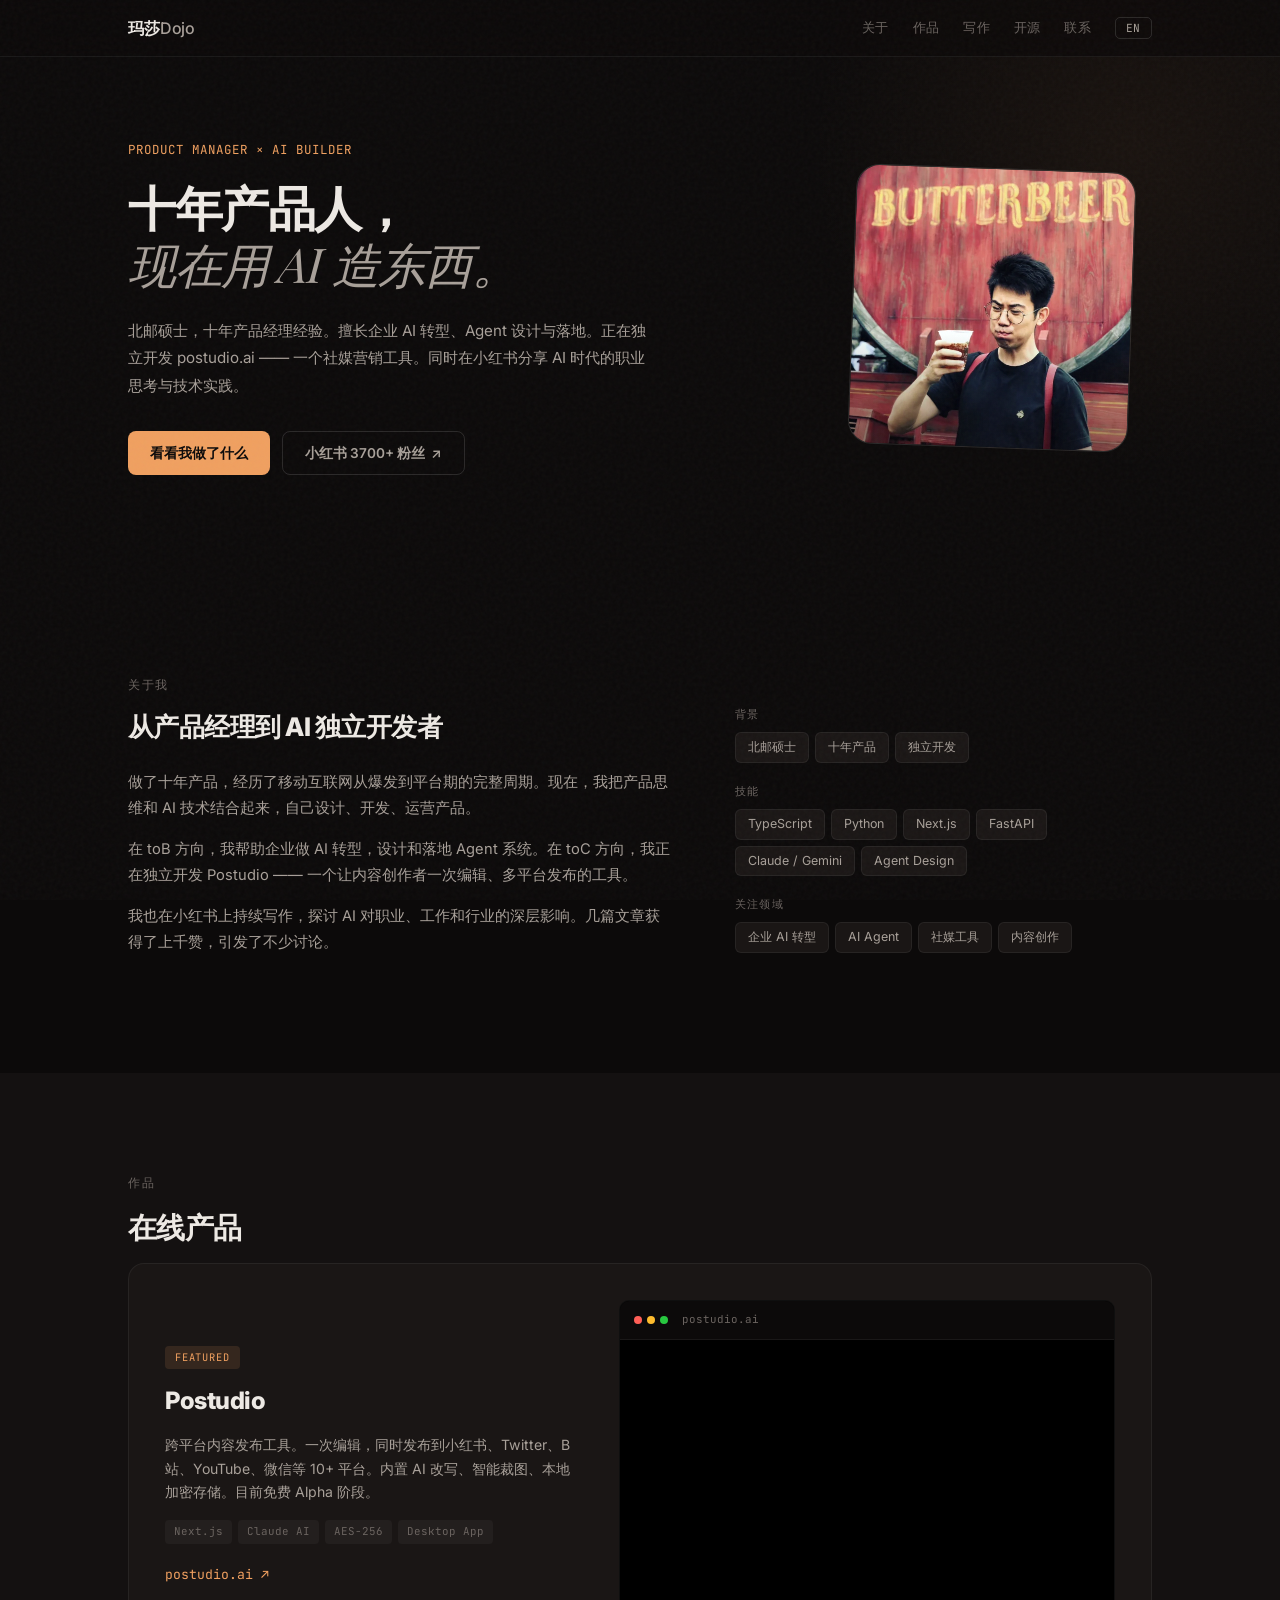
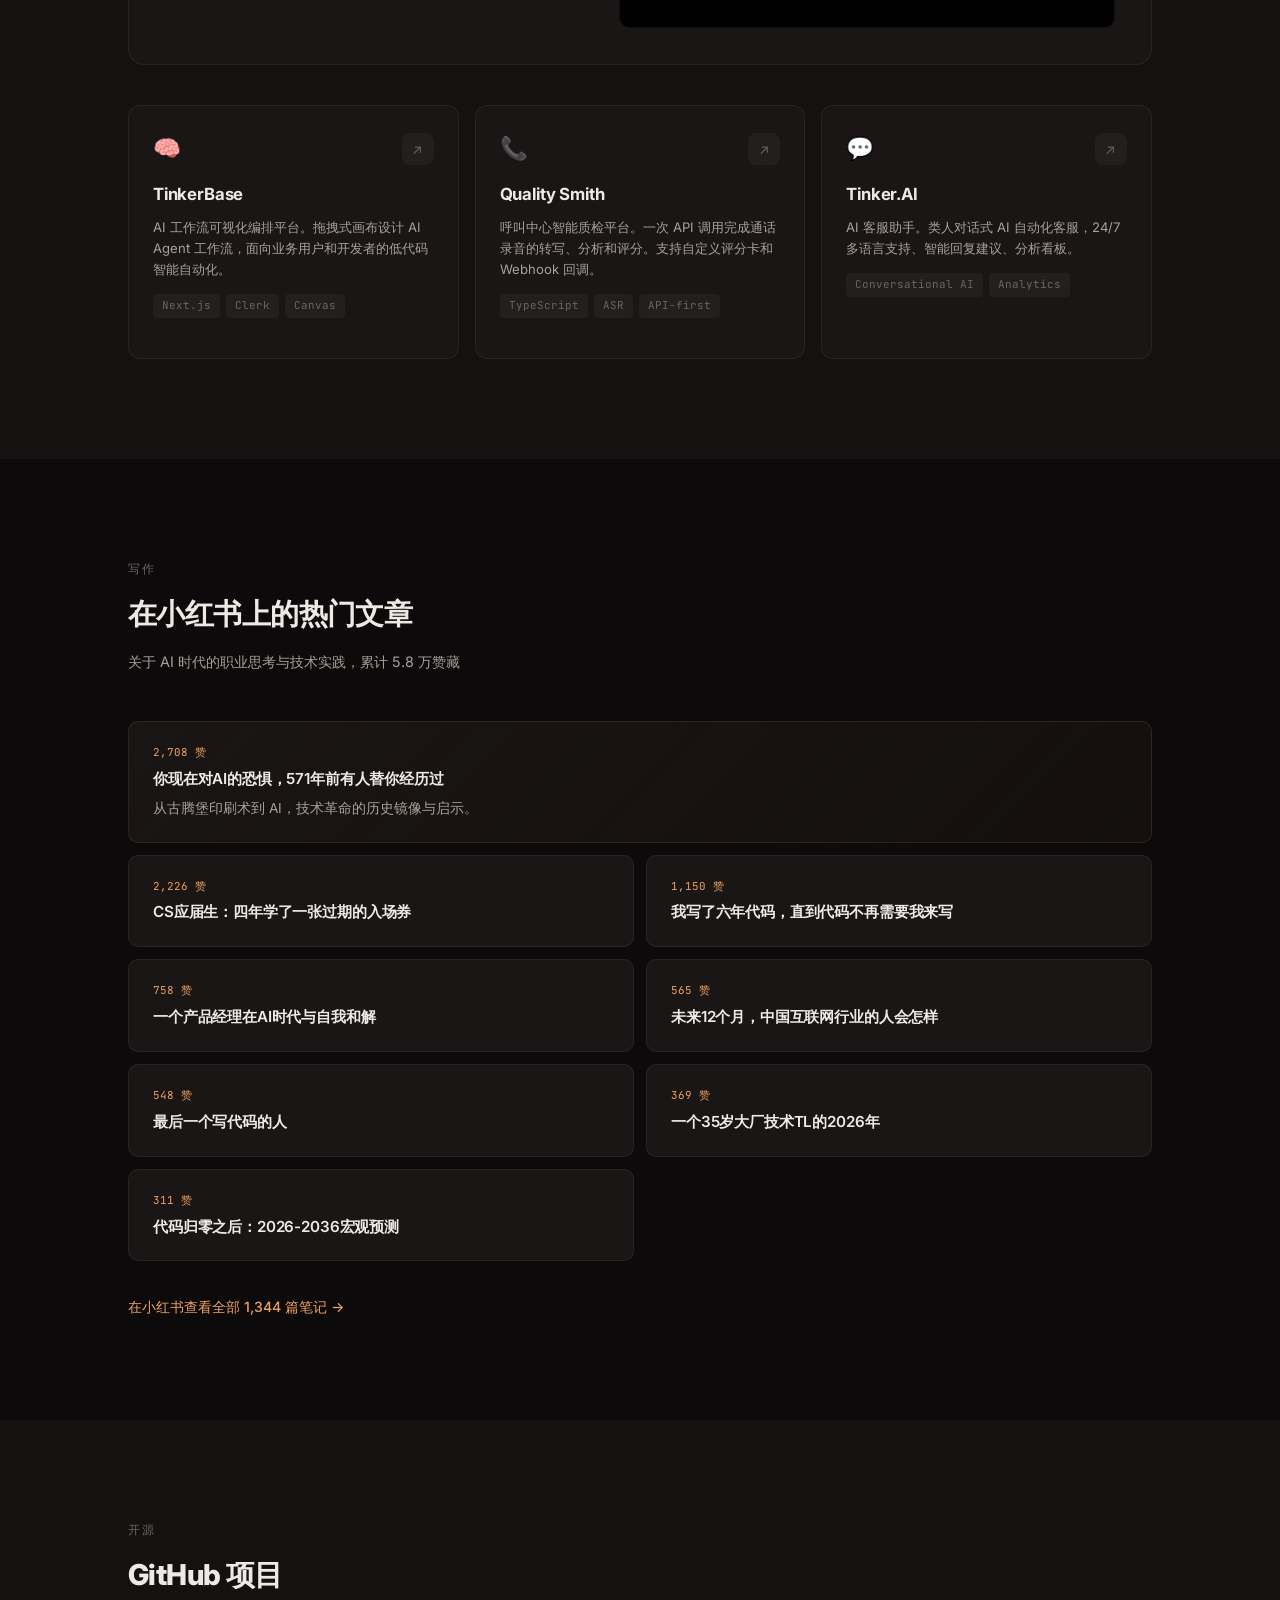
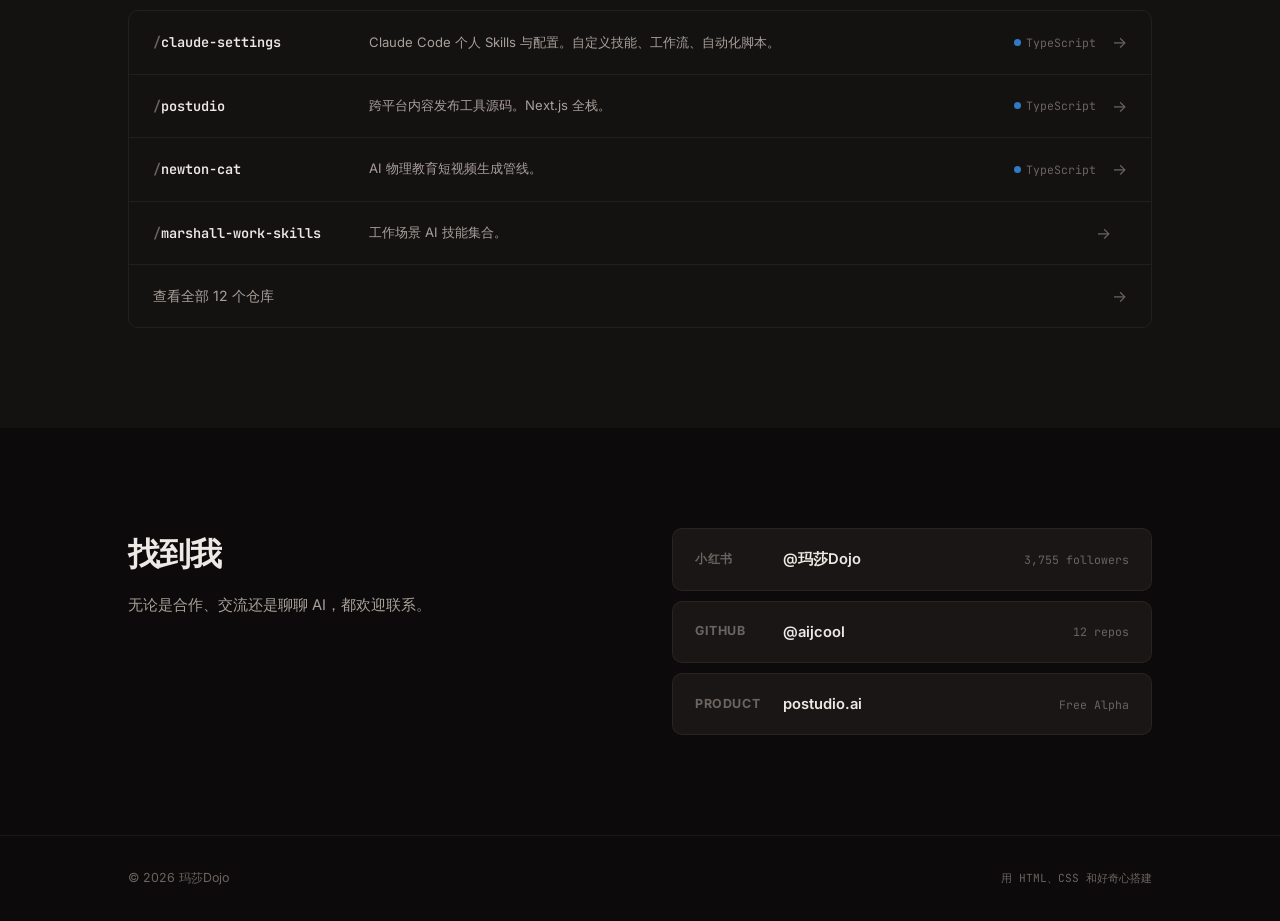
<file: index.html>
<!DOCTYPE html>
<html lang="zh" data-theme="dark">
<head>
  <meta charset="UTF-8">
  <meta name="viewport" content="width=device-width, initial-scale=1.0">
  <title>玛莎Dojo — Product & AI Builder</title>
  <meta name="description" content="Product Manager turned AI Builder. 10+ years in product, now building AI-powered tools and sharing insights.">
  <link rel="preconnect" href="https://fonts.googleapis.com">
  <link rel="preconnect" href="https://fonts.gstatic.com" crossorigin>
  <link href="https://fonts.googleapis.com/css2?family=Inter:wght@400;500;600;700;800;900&family=Playfair+Display:ital,wght@0,700;1,400&family=JetBrains+Mono:wght@400;500&display=swap" rel="stylesheet">
  <link rel="stylesheet" href="css/style.css">
  <link rel="icon" href="data:image/svg+xml,<svg xmlns='http://www.w3.org/2000/svg' viewBox='0 0 100 100'><text y='.9em' font-size='90'>⚡</text></svg>">
</head>
<body>

  <!-- Grain overlay -->
  <div class="grain" aria-hidden="true"></div>

  <!-- Nav -->
  <nav class="nav" id="nav">
    <div class="nav-inner">
      <a href="#" class="nav-logo">玛莎<span>Dojo</span></a>
      <div class="nav-links" id="navLinks">
        <a href="#about" data-i18n="nav.about">关于</a>
        <a href="#projects" data-i18n="nav.projects">作品</a>
        <a href="#writing" data-i18n="nav.writing">写作</a>
        <a href="#repos" data-i18n="nav.repos">开源</a>
        <a href="#connect" data-i18n="nav.connect">联系</a>
        <button class="lang-btn" id="langToggle" aria-label="Switch language">EN</button>
      </div>
      <button class="menu-btn" id="menuBtn" aria-label="Menu">
        <svg width="24" height="24" viewBox="0 0 24 24" fill="none" stroke="currentColor" stroke-width="2">
          <line x1="3" y1="6" x2="21" y2="6"/><line x1="3" y1="12" x2="21" y2="12"/><line x1="3" y1="18" x2="21" y2="18"/>
        </svg>
      </button>
    </div>
  </nav>

  <!-- Mobile Nav -->
  <div class="mobile-nav" id="mobileNav">
    <a href="#about" data-i18n="nav.about">关于</a>
    <a href="#projects" data-i18n="nav.projects">作品</a>
    <a href="#writing" data-i18n="nav.writing">写作</a>
    <a href="#repos" data-i18n="nav.repos">开源</a>
    <a href="#connect" data-i18n="nav.connect">联系</a>
    <button class="lang-btn" id="langToggle2" aria-label="Switch language">EN</button>
  </div>

  <!-- Hero -->
  <header class="hero">
    <div class="wrap">
      <div class="hero-layout">
        <div class="hero-text">
          <p class="hero-eyebrow" data-i18n="hero.eyebrow">Product Manager &times; AI Builder</p>
          <h1>
            <span data-i18n="hero.line1">十年产品人，</span><br>
            <span class="hero-italic" data-i18n="hero.line2">现在用 AI 造东西。</span>
          </h1>
          <p class="hero-sub" data-i18n="hero.sub">
            北邮硕士，十年产品经理经验。擅长企业 AI 转型、Agent 设计与落地。正在独立开发 postudio.ai —— 一个社媒营销工具。同时在小红书分享 AI 时代的职业思考与技术实践。
          </p>
          <div class="hero-cta">
            <a href="#projects" class="btn btn-primary" data-i18n="hero.cta1">看看我做了什么</a>
            <a href="https://www.xiaohongshu.com/user/profile/5e038a870000000001009d1b" target="_blank" rel="noopener" class="btn btn-ghost">
              <span data-i18n="hero.cta2">小红书 3700+ 粉丝</span> &nearr;
            </a>
          </div>
        </div>
        <div class="hero-portrait">
          <div class="portrait-frame">
            <img src="assets/avatar.webp" alt="玛莎Dojo" width="360" height="360">
          </div>
        </div>
      </div>
    </div>
  </header>

  <!-- About -->
  <section class="section" id="about">
    <div class="wrap">
      <div class="section-label" data-i18n="about.label">关于我</div>
      <div class="about-grid">
        <div class="about-main">
          <h2 data-i18n="about.heading">从产品经理到 AI 独立开发者</h2>
          <p data-i18n="about.p1">
            做了十年产品，经历了移动互联网从爆发到平台期的完整周期。现在，我把产品思维和 AI 技术结合起来，自己设计、开发、运营产品。
          </p>
          <p data-i18n="about.p2">
            在 toB 方向，我帮助企业做 AI 转型，设计和落地 Agent 系统。在 toC 方向，我正在独立开发 Postudio —— 一个让内容创作者一次编辑、多平台发布的工具。
          </p>
          <p data-i18n="about.p3">
            我也在小红书上持续写作，探讨 AI 对职业、工作和行业的深层影响。几篇文章获得了上千赞，引发了不少讨论。
          </p>
        </div>
        <div class="about-tags">
          <div class="tag-group">
            <span class="tag-label" data-i18n="about.bg">背景</span>
            <div class="tags">
              <span data-i18n="about.tag1">北邮硕士</span>
              <span data-i18n="about.tag2">十年产品</span>
              <span data-i18n="about.tag3">独立开发</span>
            </div>
          </div>
          <div class="tag-group">
            <span class="tag-label" data-i18n="about.skills">技能</span>
            <div class="tags">
              <span>TypeScript</span>
              <span>Python</span>
              <span>Next.js</span>
              <span>FastAPI</span>
              <span>Claude / Gemini</span>
              <span>Agent Design</span>
            </div>
          </div>
          <div class="tag-group">
            <span class="tag-label" data-i18n="about.focus">关注领域</span>
            <div class="tags">
              <span data-i18n="about.f1">企业 AI 转型</span>
              <span data-i18n="about.f2">AI Agent</span>
              <span data-i18n="about.f3">社媒工具</span>
              <span data-i18n="about.f4">内容创作</span>
            </div>
          </div>
        </div>
      </div>
    </div>
  </section>

  <!-- Projects -->
  <section class="section section-dark" id="projects">
    <div class="wrap">
      <div class="section-label" data-i18n="projects.label">作品</div>
      <h2 class="section-heading" data-i18n="projects.heading">在线产品</h2>

      <div class="project-featured">
        <div class="project-info">
          <span class="project-badge">Featured</span>
          <h3>Postudio</h3>
          <p data-i18n="projects.postudio_desc">跨平台内容发布工具。一次编辑，同时发布到小红书、Twitter、B站、YouTube、微信等 10+ 平台。内置 AI 改写、智能裁图、本地加密存储。目前免费 Alpha 阶段。</p>
          <div class="project-stack">
            <span>Next.js</span><span>Claude AI</span><span>AES-256</span><span>Desktop App</span>
          </div>
          <a href="https://postudio.ai" target="_blank" rel="noopener" class="project-url">postudio.ai &nearr;</a>
        </div>
        <div class="project-browser">
          <div class="browser-bar">
            <div class="browser-dots"><i></i><i></i><i></i></div>
            <span class="browser-url">postudio.ai</span>
          </div>
          <iframe src="https://postudio.ai" loading="lazy" sandbox="allow-scripts allow-same-origin" title="Postudio"></iframe>
        </div>
      </div>

      <div class="projects-grid">
        <div class="project-card">
          <div class="project-card-top">
            <span class="project-emoji">🧠</span>
            <a href="https://tinkerbase.app" target="_blank" rel="noopener" class="project-card-link">&nearr;</a>
          </div>
          <h3>TinkerBase</h3>
          <p data-i18n="projects.tinkerbase_desc">AI 工作流可视化编排平台。拖拽式画布设计 AI Agent 工作流，面向业务用户和开发者的低代码智能自动化。</p>
          <div class="project-stack"><span>Next.js</span><span>Clerk</span><span>Canvas</span></div>
        </div>

        <div class="project-card">
          <div class="project-card-top">
            <span class="project-emoji">📞</span>
            <a href="https://quality-smith.vercel.app" target="_blank" rel="noopener" class="project-card-link">&nearr;</a>
          </div>
          <h3>Quality Smith</h3>
          <p data-i18n="projects.qualitysmith_desc">呼叫中心智能质检平台。一次 API 调用完成通话录音的转写、分析和评分。支持自定义评分卡和 Webhook 回调。</p>
          <div class="project-stack"><span>TypeScript</span><span>ASR</span><span>API-first</span></div>
        </div>

        <div class="project-card">
          <div class="project-card-top">
            <span class="project-emoji">💬</span>
            <a href="https://tinker-aijcools-projects.vercel.app" target="_blank" rel="noopener" class="project-card-link">&nearr;</a>
          </div>
          <h3>Tinker.AI</h3>
          <p data-i18n="projects.tinkerhelp_desc">AI 客服助手。类人对话式 AI 自动化客服，24/7 多语言支持、智能回复建议、分析看板。</p>
          <div class="project-stack"><span>Conversational AI</span><span>Analytics</span></div>
        </div>
      </div>
    </div>
  </section>

  <!-- Writing / XHS Content -->
  <section class="section" id="writing">
    <div class="wrap">
      <div class="section-label" data-i18n="writing.label">写作</div>
      <h2 class="section-heading" data-i18n="writing.heading">在小红书上的热门文章</h2>
      <p class="section-sub" data-i18n="writing.sub">关于 AI 时代的职业思考与技术实践，累计 5.8 万赞藏</p>

      <div class="writing-grid">
        <article class="writing-card writing-card-featured">
          <span class="writing-likes">2,708 赞</span>
          <h3 data-i18n="writing.a1">你现在对AI的恐惧，571年前有人替你经历过</h3>
          <p data-i18n="writing.a1d">从古腾堡印刷术到 AI，技术革命的历史镜像与启示。</p>
        </article>
        <article class="writing-card">
          <span class="writing-likes">2,226 赞</span>
          <h3 data-i18n="writing.a2">CS应届生：四年学了一张过期的入场券</h3>
        </article>
        <article class="writing-card">
          <span class="writing-likes">1,150 赞</span>
          <h3 data-i18n="writing.a3">我写了六年代码，直到代码不再需要我来写</h3>
        </article>
        <article class="writing-card">
          <span class="writing-likes">758 赞</span>
          <h3 data-i18n="writing.a4">一个产品经理在AI时代与自我和解</h3>
        </article>
        <article class="writing-card">
          <span class="writing-likes">565 赞</span>
          <h3 data-i18n="writing.a5">未来12个月，中国互联网行业的人会怎样</h3>
        </article>
        <article class="writing-card">
          <span class="writing-likes">548 赞</span>
          <h3 data-i18n="writing.a6">最后一个写代码的人</h3>
        </article>
        <article class="writing-card">
          <span class="writing-likes">369 赞</span>
          <h3 data-i18n="writing.a7">一个35岁大厂技术TL的2026年</h3>
        </article>
        <article class="writing-card">
          <span class="writing-likes">311 赞</span>
          <h3 data-i18n="writing.a8">代码归零之后：2026-2036宏观预测</h3>
        </article>
      </div>

      <a href="https://www.xiaohongshu.com/user/profile/5e038a870000000001009d1b" target="_blank" rel="noopener" class="writing-more" data-i18n="writing.more">
        在小红书查看全部 1,344 篇笔记 &rarr;
      </a>
    </div>
  </section>

  <!-- Repos -->
  <section class="section section-dark" id="repos">
    <div class="wrap">
      <div class="section-label" data-i18n="repos.label">开源</div>
      <h2 class="section-heading" data-i18n="repos.heading">GitHub 项目</h2>

      <div class="repos-list">
        <a href="https://github.com/aijcool/claude-settings" target="_blank" rel="noopener" class="repo-row">
          <div class="repo-name">
            <span class="repo-slash">/</span>claude-settings
          </div>
          <p data-i18n="repos.claude_settings">Claude Code 个人 Skills 与配置。自定义技能、工作流、自动化脚本。</p>
          <span class="repo-lang"><i class="dot-ts"></i>TypeScript</span>
          <span class="repo-arrow">&rarr;</span>
        </a>
        <a href="https://github.com/aijcool/postudio" target="_blank" rel="noopener" class="repo-row">
          <div class="repo-name">
            <span class="repo-slash">/</span>postudio
          </div>
          <p data-i18n="repos.postudio">跨平台内容发布工具源码。Next.js 全栈。</p>
          <span class="repo-lang"><i class="dot-ts"></i>TypeScript</span>
          <span class="repo-arrow">&rarr;</span>
        </a>
        <a href="https://github.com/aijcool/newton-cat" target="_blank" rel="noopener" class="repo-row">
          <div class="repo-name">
            <span class="repo-slash">/</span>newton-cat
          </div>
          <p data-i18n="repos.newton_cat">AI 物理教育短视频生成管线。</p>
          <span class="repo-lang"><i class="dot-ts"></i>TypeScript</span>
          <span class="repo-arrow">&rarr;</span>
        </a>
        <a href="https://github.com/aijcool/marshall-work-skills" target="_blank" rel="noopener" class="repo-row">
          <div class="repo-name">
            <span class="repo-slash">/</span>marshall-work-skills
          </div>
          <p data-i18n="repos.marshall">工作场景 AI 技能集合。</p>
          <span class="repo-arrow">&rarr;</span>
        </a>
        <a href="https://github.com/aijcool" target="_blank" rel="noopener" class="repo-row repo-row-all">
          <span data-i18n="repos.all">查看全部 12 个仓库</span>
          <span class="repo-arrow">&rarr;</span>
        </a>
      </div>
    </div>
  </section>

  <!-- Connect -->
  <section class="section" id="connect">
    <div class="wrap">
      <div class="connect-layout">
        <div>
          <h2 data-i18n="connect.heading">找到我</h2>
          <p class="connect-sub" data-i18n="connect.sub">无论是合作、交流还是聊聊 AI，都欢迎联系。</p>
        </div>
        <div class="connect-links">
          <a href="https://www.xiaohongshu.com/user/profile/5e038a870000000001009d1b" target="_blank" rel="noopener" class="connect-card">
            <span class="connect-platform">小红书</span>
            <span class="connect-handle">@玛莎Dojo</span>
            <span class="connect-stat">3,755 followers</span>
          </a>
          <a href="https://github.com/aijcool" target="_blank" rel="noopener" class="connect-card">
            <span class="connect-platform">GitHub</span>
            <span class="connect-handle">@aijcool</span>
            <span class="connect-stat">12 repos</span>
          </a>
          <a href="https://postudio.ai" target="_blank" rel="noopener" class="connect-card">
            <span class="connect-platform">Product</span>
            <span class="connect-handle">postudio.ai</span>
            <span class="connect-stat">Free Alpha</span>
          </a>
        </div>
      </div>
    </div>
  </section>

  <!-- Footer -->
  <footer class="footer">
    <div class="wrap">
      <div class="footer-inner">
        <span>&copy; 2026 玛莎Dojo</span>
        <span class="footer-built" data-i18n="footer.built">Built with HTML, CSS & curiosity</span>
      </div>
    </div>
  </footer>

  <script src="js/i18n.js"></script>
  <script src="js/main.js"></script>
</body>
</html>
</file>
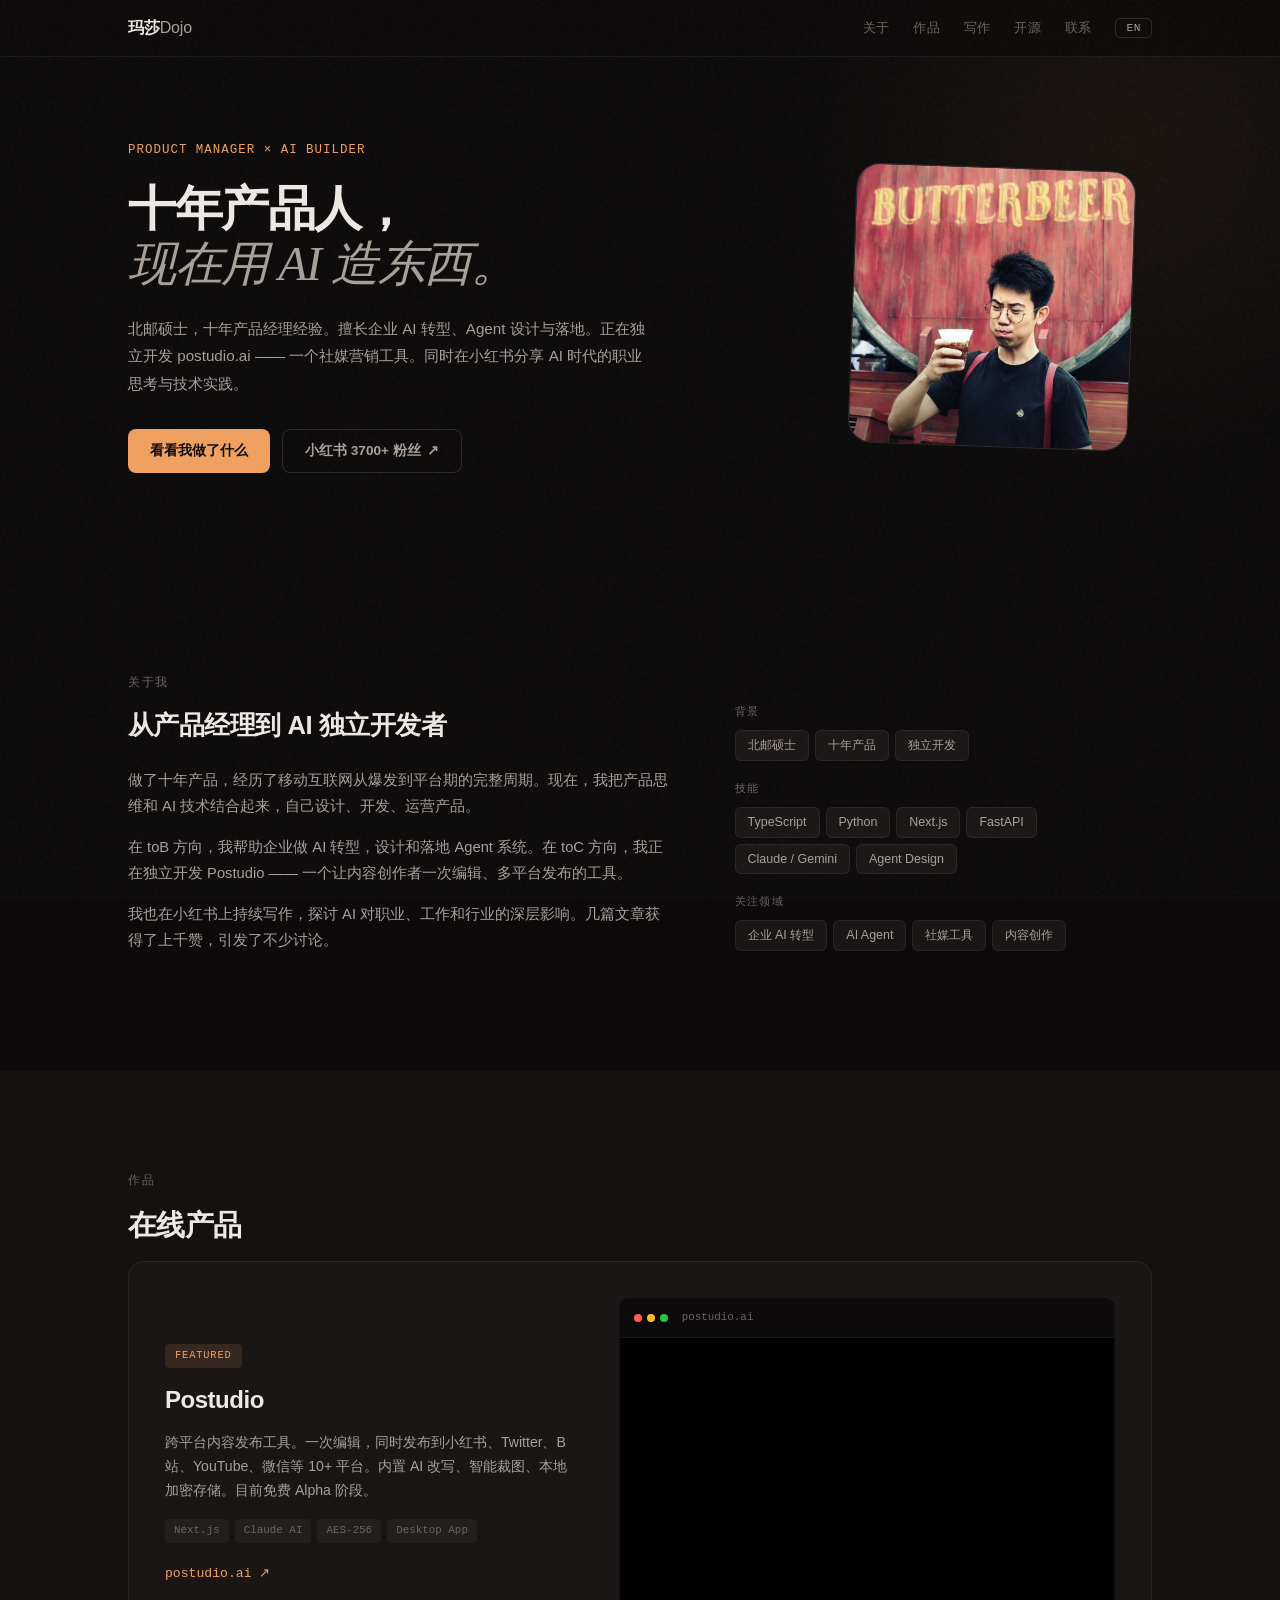
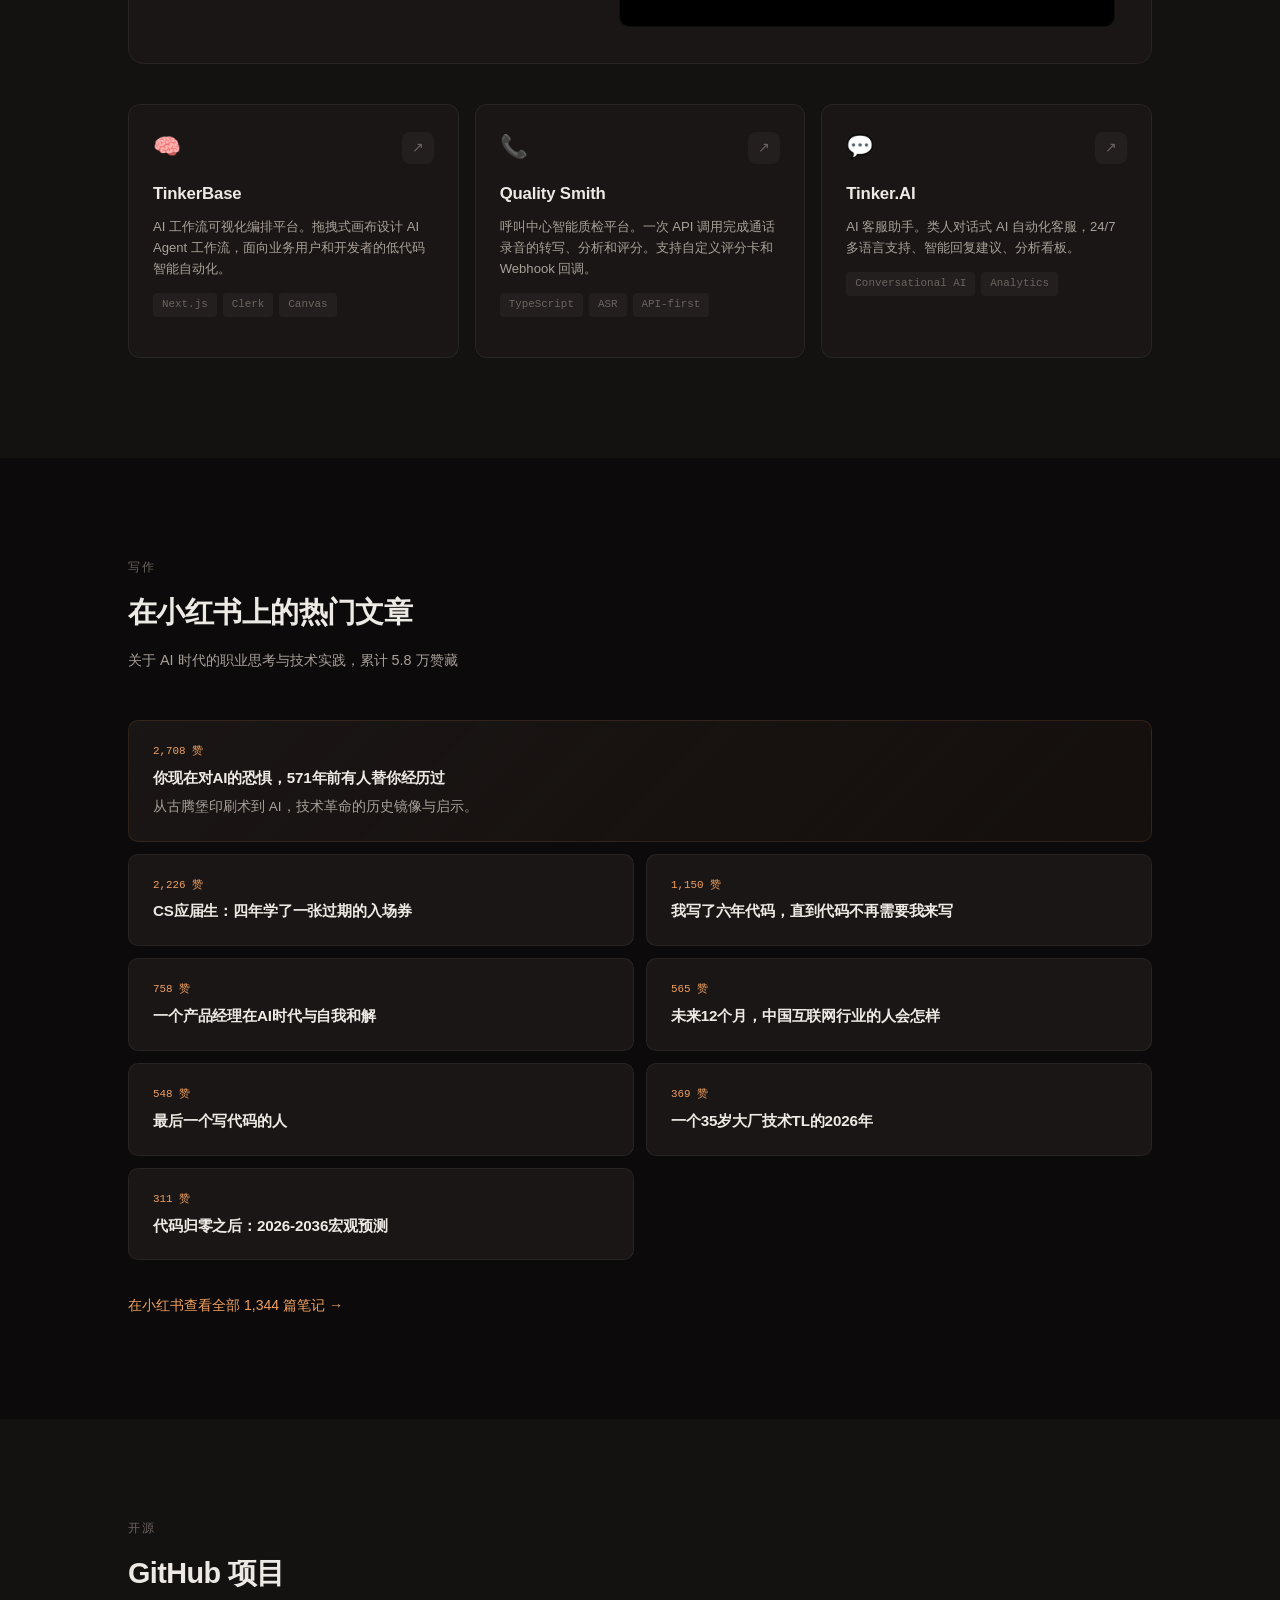
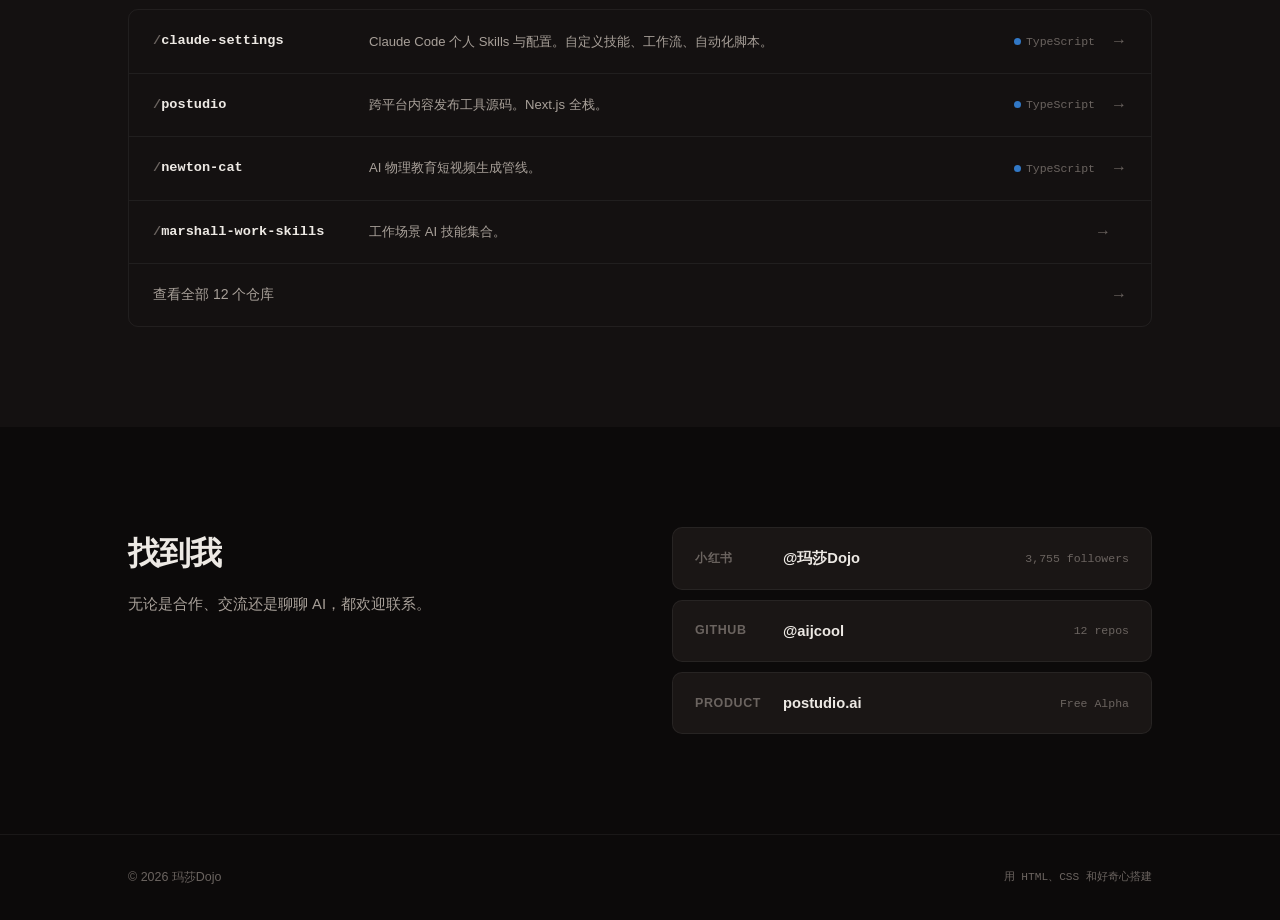
<file: page/1/index.html>
<!doctype html><html lang=en-us><head><title>https://aijcool.github.io/</title>
<link rel=canonical href=https://aijcool.github.io/><meta name=robots content="noindex"><meta charset=utf-8><meta http-equiv=refresh content="0; url=https://aijcool.github.io/"></head></html>
</file>
<file: css/style.css>
/* ======================================
   玛莎Dojo Portfolio
   Warm dark, editorial, human
   ====================================== */

*, *::before, *::after { margin: 0; padding: 0; box-sizing: border-box; }

:root {
  --bg:          #0c0a0a;
  --bg-raised:   #141111;
  --bg-card:     #1a1615;
  --bg-card-h:   #211d1b;
  --border:      rgba(255,255,255,0.06);
  --border-h:    rgba(255,255,255,0.12);
  --text:        #ede9e4;
  --text-2:      #a8a099;
  --text-3:      #6b6460;
  --accent:      #f0a060;
  --accent-soft: rgba(240,160,96,0.12);
  --accent-2:    #e8785e;
  --sans:        'Inter', -apple-system, BlinkMacSystemFont, 'Segoe UI', sans-serif;
  --serif:       'Playfair Display', 'Georgia', serif;
  --mono:        'JetBrains Mono', 'SF Mono', monospace;
  --max-w:       1080px;
  --r:           10px;
  --ease:        cubic-bezier(0.25, 0.46, 0.45, 0.94);
}

html { scroll-behavior: smooth; }

body {
  font-family: var(--sans);
  background: var(--bg);
  color: var(--text);
  line-height: 1.65;
  -webkit-font-smoothing: antialiased;
  overflow-x: hidden;
}

/* Film grain */
.grain {
  position: fixed;
  inset: 0;
  z-index: 9999;
  pointer-events: none;
  opacity: 0.035;
  background-image: url("data:image/svg+xml,%3Csvg viewBox='0 0 256 256' xmlns='http://www.w3.org/2000/svg'%3E%3Cfilter id='n'%3E%3CfeTurbulence type='fractalNoise' baseFrequency='0.9' numOctaves='4' stitchTiles='stitch'/%3E%3C/filter%3E%3Crect width='100%25' height='100%25' filter='url(%23n)'/%3E%3C/svg%3E");
  background-repeat: repeat;
}

::selection {
  background: var(--accent-soft);
  color: var(--accent);
}

::-webkit-scrollbar { width: 5px; }
::-webkit-scrollbar-track { background: transparent; }
::-webkit-scrollbar-thumb { background: var(--text-3); border-radius: 3px; }

.wrap {
  max-width: var(--max-w);
  margin: 0 auto;
  padding: 0 28px;
}

/* ======== NAV ======== */
.nav {
  position: fixed;
  top: 0;
  left: 0;
  right: 0;
  z-index: 100;
  background: rgba(12,10,10,0.75);
  backdrop-filter: blur(24px) saturate(1.4);
  -webkit-backdrop-filter: blur(24px) saturate(1.4);
  border-bottom: 1px solid var(--border);
  transition: background 0.3s;
}

.nav-inner {
  max-width: var(--max-w);
  margin: 0 auto;
  padding: 0 28px;
  height: 56px;
  display: flex;
  align-items: center;
  justify-content: space-between;
}

.nav-logo {
  font-weight: 800;
  font-size: 1rem;
  color: var(--text);
  text-decoration: none;
  letter-spacing: -0.01em;
}
.nav-logo span {
  color: var(--text-2);
  font-weight: 500;
}

.nav-links {
  display: flex;
  align-items: center;
  gap: 24px;
}

.nav-links a {
  color: var(--text-3);
  text-decoration: none;
  font-size: 0.82rem;
  font-weight: 500;
  letter-spacing: 0.02em;
  transition: color 0.2s;
}
.nav-links a:hover { color: var(--text); }

.lang-btn {
  background: transparent;
  border: 1px solid var(--border-h);
  color: var(--text-2);
  font-family: var(--mono);
  font-size: 0.7rem;
  padding: 3px 10px;
  border-radius: 5px;
  cursor: pointer;
  transition: all 0.2s;
  letter-spacing: 0.05em;
}
.lang-btn:hover {
  border-color: var(--accent);
  color: var(--accent);
}

.menu-btn {
  display: none;
  background: none;
  border: none;
  color: var(--text-2);
  cursor: pointer;
}

/* Mobile nav */
.mobile-nav {
  display: none;
  position: fixed;
  top: 56px;
  left: 0;
  right: 0;
  z-index: 99;
  background: rgba(12,10,10,0.95);
  backdrop-filter: blur(24px);
  -webkit-backdrop-filter: blur(24px);
  border-bottom: 1px solid var(--border);
  padding: 24px 28px;
  flex-direction: column;
  gap: 18px;
}
.mobile-nav.open { display: flex; }
.mobile-nav a {
  color: var(--text-2);
  text-decoration: none;
  font-size: 1rem;
  font-weight: 500;
}
.mobile-nav a:hover { color: var(--text); }

/* ======== HERO ======== */
.hero {
  padding: 140px 0 100px;
  position: relative;
}

.hero::before {
  content: '';
  position: absolute;
  top: -200px;
  right: -200px;
  width: 700px;
  height: 700px;
  background: radial-gradient(circle, rgba(240,160,96,0.06) 0%, transparent 65%);
  pointer-events: none;
}

.hero-layout {
  display: grid;
  grid-template-columns: 1fr 320px;
  gap: 64px;
  align-items: center;
}

.hero-eyebrow {
  font-family: var(--mono);
  font-size: 0.78rem;
  color: var(--accent);
  letter-spacing: 0.08em;
  text-transform: uppercase;
  margin-bottom: 20px;
}

.hero h1 {
  font-size: 3rem;
  font-weight: 800;
  line-height: 1.15;
  letter-spacing: -0.03em;
  margin-bottom: 24px;
}

.hero-italic {
  font-family: var(--serif);
  font-style: italic;
  font-weight: 400;
  color: var(--text-2);
}

.hero-sub {
  font-size: 0.95rem;
  color: var(--text-2);
  line-height: 1.8;
  max-width: 520px;
  margin-bottom: 32px;
}

.hero-cta {
  display: flex;
  gap: 12px;
  flex-wrap: wrap;
}

.btn {
  display: inline-flex;
  align-items: center;
  gap: 6px;
  padding: 10px 22px;
  border-radius: 8px;
  font-size: 0.85rem;
  font-weight: 600;
  text-decoration: none;
  transition: all 0.2s var(--ease);
  cursor: pointer;
  border: none;
}

.btn-primary {
  background: var(--accent);
  color: var(--bg);
}
.btn-primary:hover {
  background: var(--accent-2);
  transform: translateY(-1px);
}

.btn-ghost {
  background: transparent;
  border: 1px solid var(--border-h);
  color: var(--text-2);
}
.btn-ghost:hover {
  border-color: var(--text-3);
  color: var(--text);
}

/* Portrait */
.hero-portrait {
  display: flex;
  justify-content: center;
}

.portrait-frame {
  width: 280px;
  height: 280px;
  border-radius: 24px;
  overflow: hidden;
  border: 1px solid var(--border-h);
  position: relative;
  transform: rotate(2deg);
  transition: transform 0.4s var(--ease);
}
.portrait-frame:hover {
  transform: rotate(0deg) scale(1.02);
}
.portrait-frame img {
  width: 100%;
  height: 100%;
  object-fit: cover;
  filter: grayscale(0.15) contrast(1.05);
}
.portrait-frame::after {
  content: '';
  position: absolute;
  inset: 0;
  background: linear-gradient(180deg, transparent 60%, rgba(12,10,10,0.4));
}

/* ======== SECTIONS ======== */
.section {
  padding: 100px 0;
}
.section-dark {
  background: var(--bg-raised);
}

.section-label {
  font-family: var(--mono);
  font-size: 0.72rem;
  color: var(--text-3);
  letter-spacing: 0.15em;
  text-transform: uppercase;
  margin-bottom: 12px;
}

.section-heading {
  font-size: 1.8rem;
  font-weight: 800;
  letter-spacing: -0.02em;
  margin-bottom: 12px;
}

.section-sub {
  color: var(--text-2);
  font-size: 0.9rem;
  margin-bottom: 48px;
}

/* ======== ABOUT ======== */
.about-grid {
  display: grid;
  grid-template-columns: 1.3fr 1fr;
  gap: 64px;
  align-items: start;
}

.about-main h2 {
  font-size: 1.6rem;
  font-weight: 800;
  letter-spacing: -0.02em;
  margin-bottom: 20px;
}

.about-main p {
  color: var(--text-2);
  font-size: 0.92rem;
  line-height: 1.8;
  margin-bottom: 14px;
}

.tag-group {
  margin-bottom: 20px;
}

.tag-label {
  display: block;
  font-family: var(--mono);
  font-size: 0.68rem;
  color: var(--text-3);
  letter-spacing: 0.12em;
  text-transform: uppercase;
  margin-bottom: 8px;
}

.tags {
  display: flex;
  flex-wrap: wrap;
  gap: 6px;
}

.tags span {
  font-size: 0.78rem;
  padding: 4px 12px;
  border-radius: 6px;
  background: var(--bg-card);
  border: 1px solid var(--border);
  color: var(--text-2);
}

/* ======== PROJECTS ======== */
.project-featured {
  display: grid;
  grid-template-columns: 1fr 1.2fr;
  gap: 40px;
  align-items: center;
  margin-bottom: 40px;
  padding: 36px;
  background: var(--bg-card);
  border: 1px solid var(--border);
  border-radius: 16px;
}

.project-badge {
  font-family: var(--mono);
  font-size: 0.65rem;
  color: var(--accent);
  background: var(--accent-soft);
  padding: 3px 10px;
  border-radius: 4px;
  display: inline-block;
  margin-bottom: 12px;
  letter-spacing: 0.08em;
  text-transform: uppercase;
}

.project-info h3 {
  font-size: 1.5rem;
  font-weight: 800;
  margin-bottom: 12px;
  letter-spacing: -0.02em;
}

.project-info p {
  color: var(--text-2);
  font-size: 0.88rem;
  line-height: 1.7;
  margin-bottom: 16px;
}

.project-stack {
  display: flex;
  flex-wrap: wrap;
  gap: 6px;
  margin-bottom: 16px;
}

.project-stack span {
  font-family: var(--mono);
  font-size: 0.68rem;
  padding: 3px 9px;
  border-radius: 4px;
  background: rgba(255,255,255,0.04);
  color: var(--text-3);
}

.project-url {
  font-family: var(--mono);
  font-size: 0.82rem;
  color: var(--accent);
  text-decoration: none;
  transition: opacity 0.2s;
}
.project-url:hover { opacity: 0.7; }

/* Browser frame */
.project-browser {
  border: 1px solid var(--border);
  border-radius: var(--r);
  overflow: hidden;
  background: #000;
}

.browser-bar {
  display: flex;
  align-items: center;
  gap: 10px;
  padding: 10px 14px;
  background: var(--bg);
  border-bottom: 1px solid var(--border);
}

.browser-dots {
  display: flex;
  gap: 5px;
}
.browser-dots i {
  width: 8px;
  height: 8px;
  border-radius: 50%;
  display: block;
}
.browser-dots i:nth-child(1) { background: #ff5f57; }
.browser-dots i:nth-child(2) { background: #febc2e; }
.browser-dots i:nth-child(3) { background: #28c840; }

.browser-url {
  font-family: var(--mono);
  font-size: 0.68rem;
  color: var(--text-3);
  margin-left: 4px;
}

.project-browser iframe {
  width: 100%;
  height: 280px;
  border: none;
  pointer-events: none;
  opacity: 0.85;
  transition: opacity 0.3s;
}
.project-browser:hover iframe {
  opacity: 1;
  pointer-events: auto;
}

/* Project grid */
.projects-grid {
  display: grid;
  grid-template-columns: repeat(3, 1fr);
  gap: 16px;
}

.project-card {
  background: var(--bg-card);
  border: 1px solid var(--border);
  border-radius: 12px;
  padding: 24px;
  transition: all 0.25s var(--ease);
}
.project-card:hover {
  border-color: var(--border-h);
  transform: translateY(-2px);
}

.project-card-top {
  display: flex;
  justify-content: space-between;
  align-items: center;
  margin-bottom: 14px;
}

.project-emoji { font-size: 1.4rem; }

.project-card-link {
  width: 32px;
  height: 32px;
  display: flex;
  align-items: center;
  justify-content: center;
  border-radius: 8px;
  background: rgba(255,255,255,0.04);
  color: var(--text-3);
  text-decoration: none;
  font-size: 0.85rem;
  transition: all 0.2s;
}
.project-card-link:hover {
  background: var(--accent-soft);
  color: var(--accent);
}

.project-card h3 {
  font-size: 1.05rem;
  font-weight: 700;
  margin-bottom: 8px;
  letter-spacing: -0.01em;
}

.project-card p {
  color: var(--text-2);
  font-size: 0.82rem;
  line-height: 1.6;
  margin-bottom: 14px;
}

/* ======== WRITING ======== */
.writing-grid {
  display: grid;
  grid-template-columns: repeat(2, 1fr);
  gap: 12px;
  margin-bottom: 32px;
}

.writing-card {
  background: var(--bg-card);
  border: 1px solid var(--border);
  border-radius: var(--r);
  padding: 22px 24px;
  cursor: default;
  transition: all 0.2s var(--ease);
}
.writing-card:hover {
  border-color: var(--border-h);
}

.writing-card-featured {
  grid-column: 1 / -1;
  background: linear-gradient(135deg, var(--bg-card) 0%, rgba(240,160,96,0.04) 100%);
  border-color: rgba(240,160,96,0.12);
}
.writing-card-featured h3 {
  font-size: 1.15rem;
}
.writing-card-featured p {
  color: var(--text-2);
  font-size: 0.85rem;
  margin-top: 6px;
}

.writing-likes {
  font-family: var(--mono);
  font-size: 0.68rem;
  color: var(--accent);
  display: block;
  margin-bottom: 6px;
}

.writing-card h3 {
  font-size: 0.95rem;
  font-weight: 600;
  line-height: 1.5;
  letter-spacing: -0.01em;
}

.writing-more {
  display: inline-block;
  font-size: 0.88rem;
  color: var(--accent);
  text-decoration: none;
  font-weight: 500;
  transition: opacity 0.2s;
}
.writing-more:hover { opacity: 0.7; }

/* ======== REPOS ======== */
.repos-list {
  display: flex;
  flex-direction: column;
  border: 1px solid var(--border);
  border-radius: var(--r);
  overflow: hidden;
}

.repo-row {
  display: grid;
  grid-template-columns: 200px 1fr auto auto;
  align-items: center;
  gap: 16px;
  padding: 18px 24px;
  text-decoration: none;
  color: var(--text);
  border-bottom: 1px solid var(--border);
  transition: background 0.2s;
}
.repo-row:last-child { border-bottom: none; }
.repo-row:hover { background: var(--bg-card); }

.repo-name {
  font-family: var(--mono);
  font-size: 0.85rem;
  font-weight: 600;
}

.repo-slash {
  color: var(--text-3);
}

.repo-row p {
  font-size: 0.82rem;
  color: var(--text-2);
}

.repo-lang {
  font-family: var(--mono);
  font-size: 0.72rem;
  color: var(--text-3);
  display: flex;
  align-items: center;
  gap: 5px;
}

.dot-ts, .dot-py, .dot-js {
  width: 7px;
  height: 7px;
  border-radius: 50%;
  display: inline-block;
}
.dot-ts { background: #3178c6; }
.dot-py { background: #3572a5; }
.dot-js { background: #f1e05a; }

.repo-arrow {
  color: var(--text-3);
  font-size: 1rem;
  transition: transform 0.2s, color 0.2s;
}
.repo-row:hover .repo-arrow {
  transform: translateX(3px);
  color: var(--accent);
}

.repo-row-all {
  grid-template-columns: 1fr auto;
  color: var(--text-2);
  font-size: 0.88rem;
}

/* ======== CONNECT ======== */
.connect-layout {
  display: grid;
  grid-template-columns: 1fr 1fr;
  gap: 64px;
  align-items: start;
}

#connect h2 {
  font-size: 2rem;
  font-weight: 800;
  letter-spacing: -0.03em;
  margin-bottom: 12px;
}

.connect-sub {
  color: var(--text-2);
  font-size: 0.92rem;
}

.connect-links {
  display: flex;
  flex-direction: column;
  gap: 10px;
}

.connect-card {
  display: grid;
  grid-template-columns: 80px 1fr auto;
  align-items: center;
  gap: 8px;
  padding: 18px 22px;
  background: var(--bg-card);
  border: 1px solid var(--border);
  border-radius: var(--r);
  text-decoration: none;
  color: var(--text);
  transition: all 0.2s var(--ease);
}
.connect-card:hover {
  border-color: var(--border-h);
  background: var(--bg-card-h);
}

.connect-platform {
  font-size: 0.78rem;
  font-weight: 700;
  color: var(--text-3);
  text-transform: uppercase;
  letter-spacing: 0.05em;
}

.connect-handle {
  font-weight: 600;
  font-size: 0.92rem;
}

.connect-stat {
  font-family: var(--mono);
  font-size: 0.72rem;
  color: var(--text-3);
}

/* ======== FOOTER ======== */
.footer {
  border-top: 1px solid var(--border);
  padding: 32px 0;
}

.footer-inner {
  display: flex;
  justify-content: space-between;
  align-items: center;
  font-size: 0.78rem;
  color: var(--text-3);
}

.footer-built {
  font-family: var(--mono);
  font-size: 0.7rem;
}

/* ======== SCROLL REVEAL ======== */
.reveal {
  opacity: 0;
  transform: translateY(24px);
  transition: opacity 0.6s var(--ease), transform 0.6s var(--ease);
}
.reveal.visible {
  opacity: 1;
  transform: translateY(0);
}

/* ======== RESPONSIVE ======== */
@media (max-width: 900px) {
  .hero-layout {
    grid-template-columns: 1fr;
    gap: 40px;
  }
  .hero-portrait { order: -1; }
  .portrait-frame { width: 200px; height: 200px; }
  .hero h1 { font-size: 2.2rem; }
  .hero { padding: 120px 0 60px; }

  .about-grid { grid-template-columns: 1fr; gap: 40px; }
  .project-featured { grid-template-columns: 1fr; }
  .projects-grid { grid-template-columns: 1fr 1fr; }
  .writing-grid { grid-template-columns: 1fr; }

  .repo-row {
    grid-template-columns: 1fr;
    gap: 4px;
  }
  .repo-arrow { display: none; }

  .connect-layout { grid-template-columns: 1fr; gap: 32px; }
}

@media (max-width: 640px) {
  .nav-links { display: none; }
  .menu-btn { display: block; }

  .hero h1 { font-size: 1.75rem; }
  .projects-grid { grid-template-columns: 1fr; }
  .section { padding: 64px 0; }

  .connect-card {
    grid-template-columns: 1fr;
    gap: 4px;
  }

  .footer-inner { flex-direction: column; gap: 8px; text-align: center; }
}
</file>
